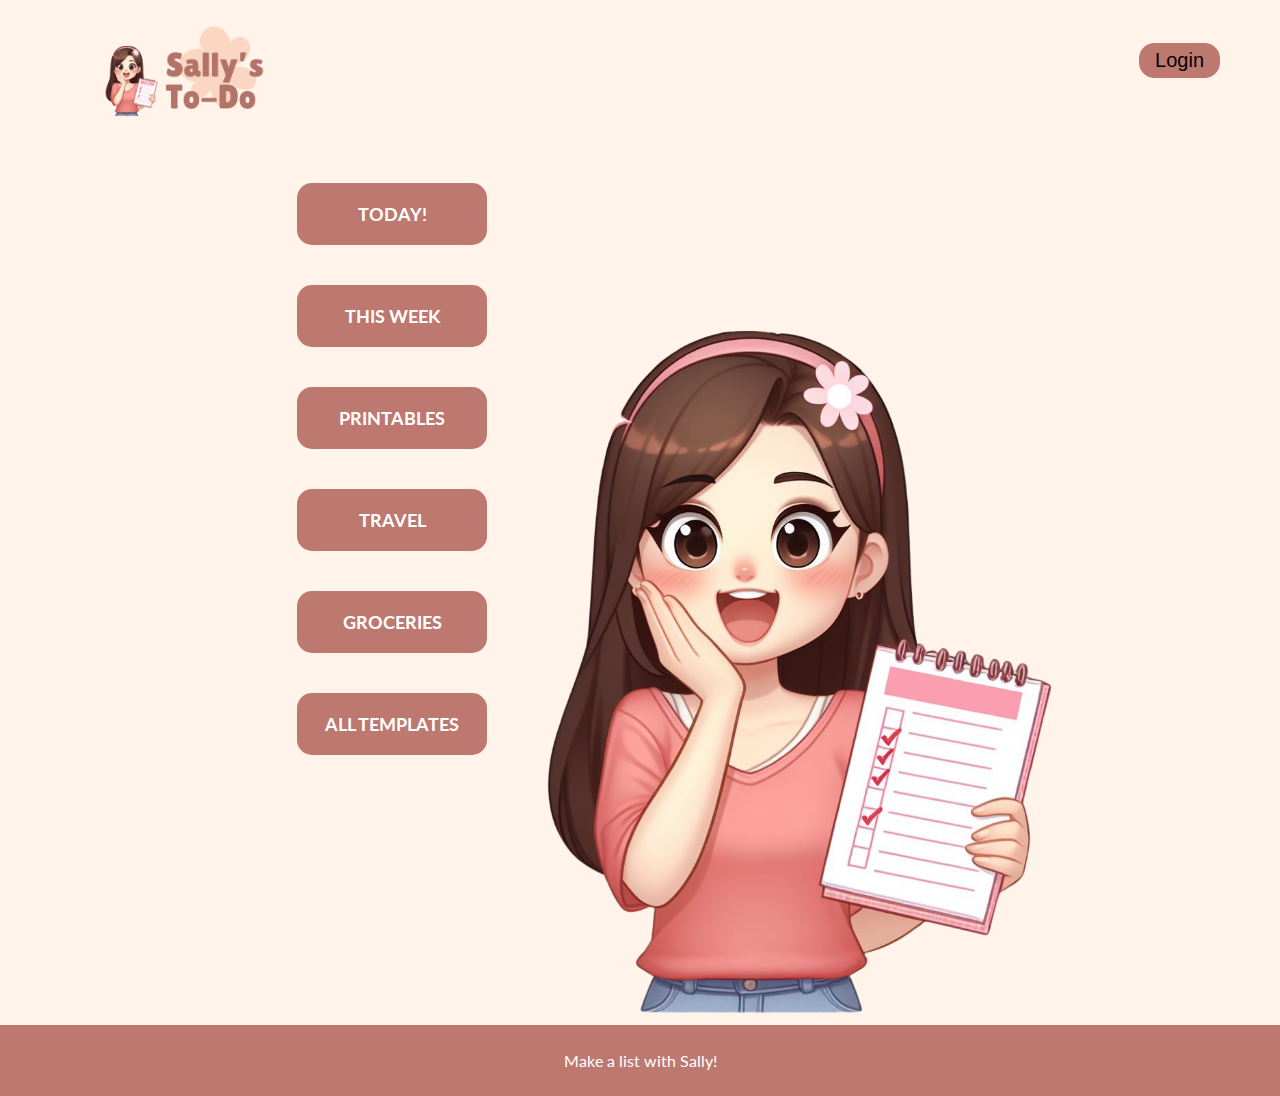
<file: index.html>
<!DOCTYPE html>
<html lang="en">
<head>
    <meta charset="UTF-8">
    <meta name="viewport" content="width=device-width, initial-scale=1.0">
    <title>Sally's To-Do</title>
    <link rel="icon" type="image/x-icon" href="./images/fav2.png">
    <link rel="stylesheet" href="style.css">
</head>
<body>
    <!--Nav Bar-->
    <div class="logo">
        <img src="./images/logo.png" alt="Sally's logo">
    </div>
    <div class="login-register">
        <button>Login</button>
    </div>

    <!-- Features and Cover -->
    <div class="features container-fluid">
        <ul id="sally-features">
            <li class="to-do-temp">today!</li>
            <li class="to-do-temp">this week</li>
            <li class="to-do-temp">printables</li>
            <li class="to-do-temp">travel</li>
            <li class="to-do-temp">Groceries</li>
            <li class="to-do-temp">all templates</li>
        </ul>

        <div class="sally">
            <img src="./images/pic1.png" alt="Sally">
        </div>
    </div>

    <!-- Footer -->
    <footer>
        <div class="footer">
            <p>Make a list with Sally!</p>
        </div>
    </footer>
</body>
</html>
</file>
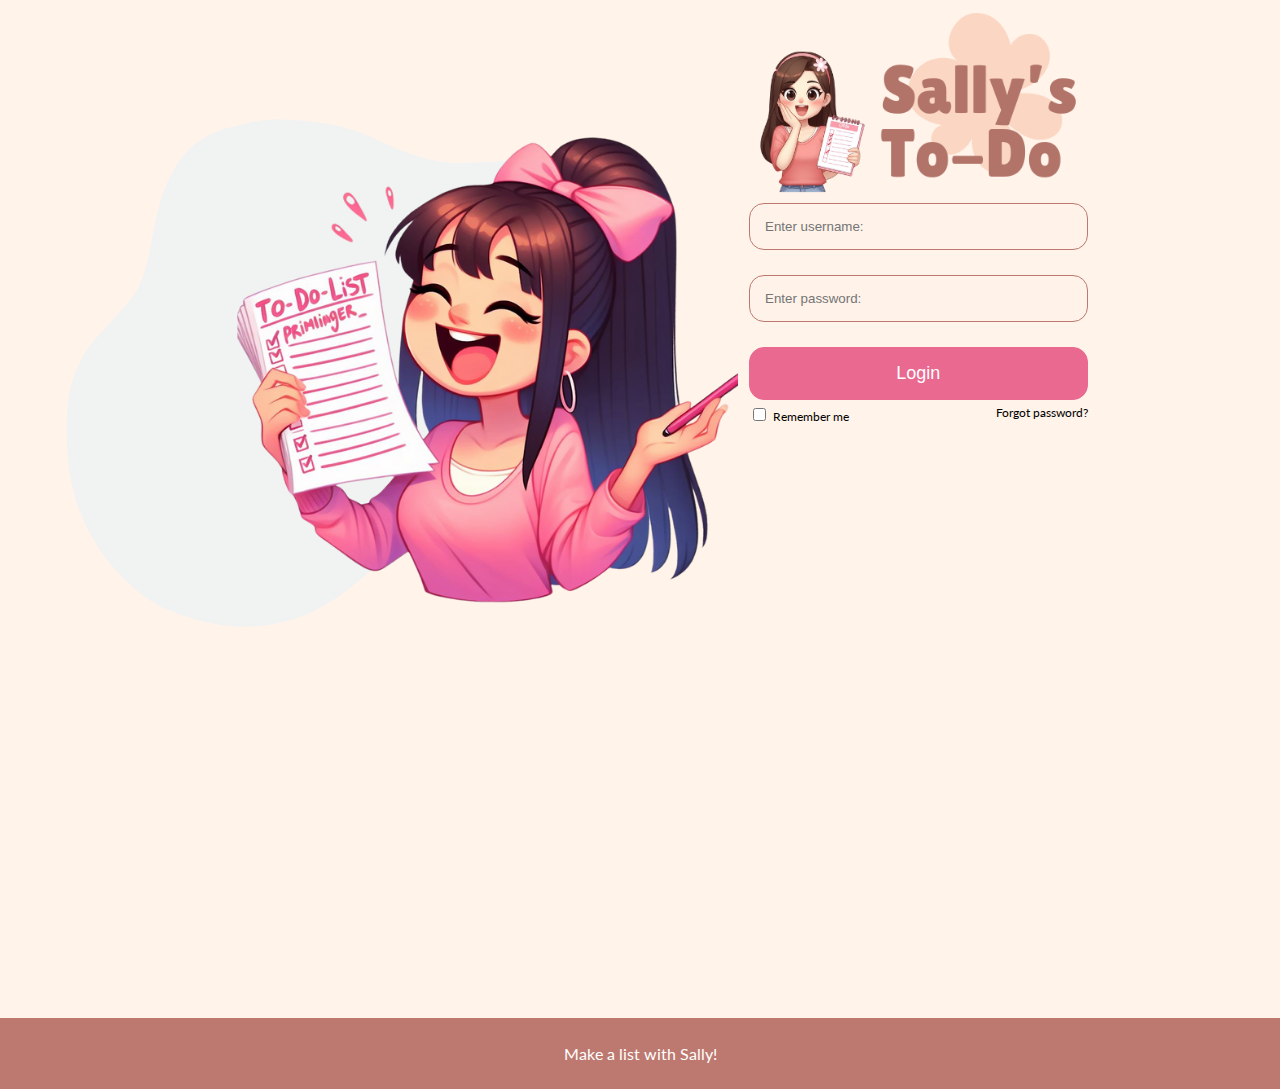
<file: login.html>
<!DOCTYPE html>
<html lang="en">
<head>
    <meta charset="UTF-8">
    <meta name="viewport" content="width=device-width, initial-scale=1.0">
    <title>Sally's To-Do | Login</title>
    <link rel="icon" type="image/x-icon" href="./images/fav2.png">
    <link rel="stylesheet" href="style.css">
</head>
<body>
    <div class="login-page container-fluid">
        <div class="login-character">
            <img src="./images/pic2.png" alt="Sally's Assistant">
        </div>

        <div class="login-corner">
            <img src="./images/logo.png" alt="Sally's Logo">
            <form action="" id="loginForm">
                <input type="text" id="username" placeholder="Enter username:" required>

                <input type="password" id="password" placeholder="Enter password:">

                <button type="submit">Login</button>
            </form>
            <div class="remember-forgot">
                <input type="checkbox" value="password" name="remember" id="remember" >
                <label for="remember">Remember me</label>
                <a href="./register.html">Forgot password?</a>
            </div>
        </div>
    </div>
    <!-- Footer -->
    <footer>
        <div class="footer">
            <p>Make a list with Sally!</p>
        </div>
    </footer>
</body>
</html>
</file>
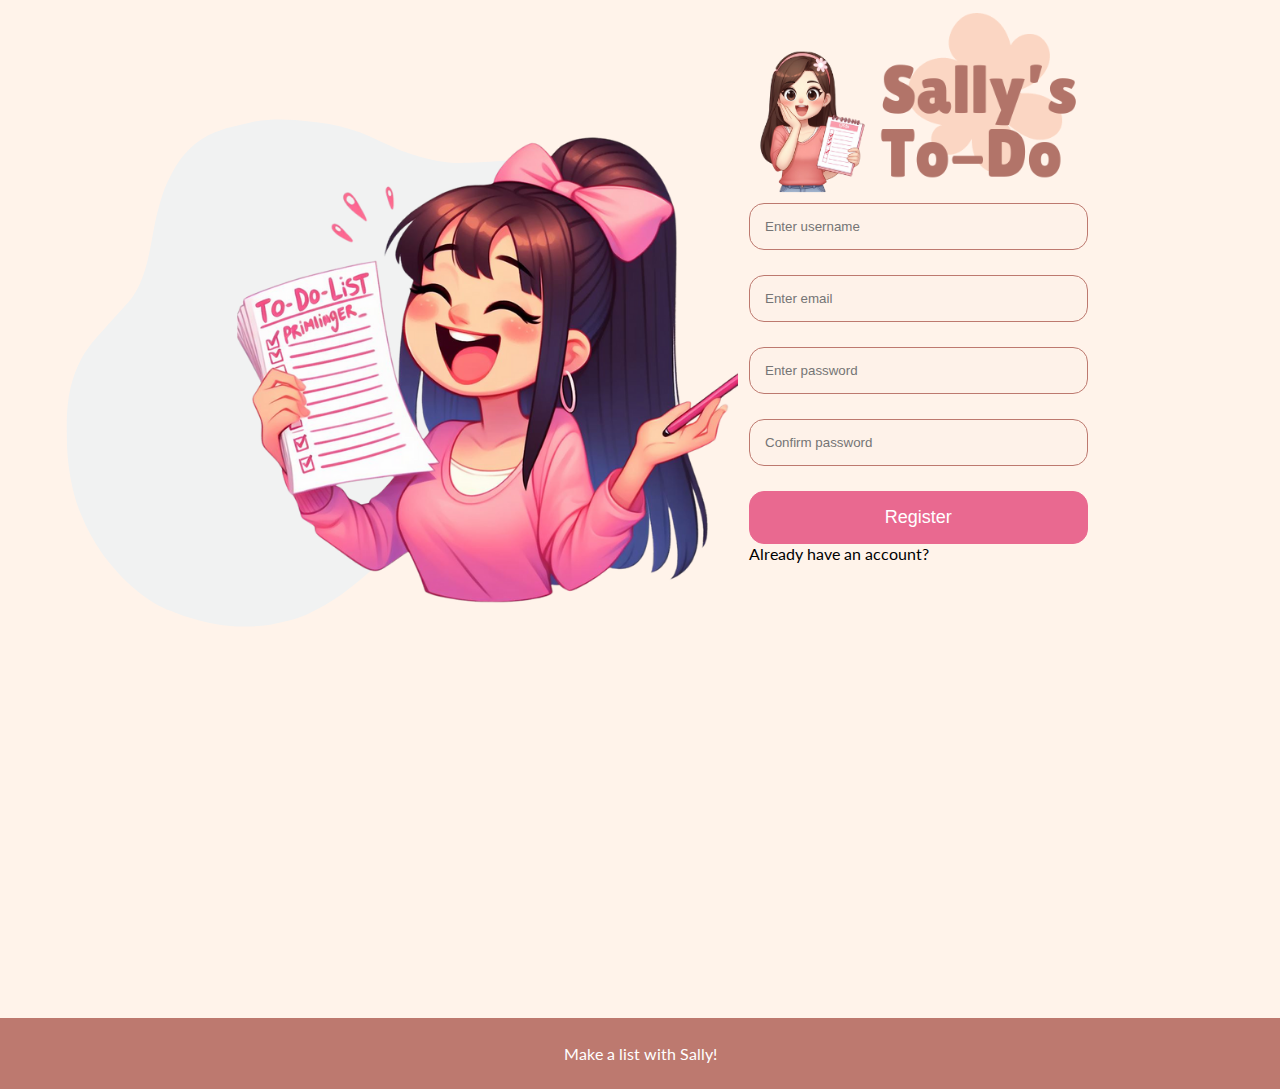
<file: register.html>
<!DOCTYPE html>
<html lang="en">
<head>
    <meta charset="UTF-8">
    <meta name="viewport" content="width=device-width, initial-scale=1.0">
    <title>Sally's To-Do | Login</title>
    <link rel="icon" type="image/x-icon" href="./images/fav2.png">
    <link rel="stylesheet" href="style.css">
</head>
<body>
    <div class="login-page container-fluid">
        <div class="login-character">
            <img src="./images/pic2.png" alt="Sally's Assistant">
        </div>

        <div class="login-corner">
            <img src="./images/logo.png" alt="Sally's Logo">
            <form action="" id="loginForm">
                <input type="text" id="username" placeholder="Enter username" required>
                <input type="email" id="email" placeholder="Enter email" required>

                <input type="password" id="password" placeholder="Enter password">
                <input type="password" id="password" placeholder="Confirm password">

                <button type="submit">Register</button>
            </form>
            <a id="log" href="./login.html">Already have an account?</a>
        </div>
    </div>
    <!-- Footer -->
    <footer>
        <div class="footer">
            <p>Make a list with Sally!</p>
        </div>
    </footer>
</body>
</html>
</file>
<file: style.css>
/* Home Page */
@import url('https://fonts.googleapis.com/css2?family=Lato:ital,wght@0,100;0,300;0,400;0,700;0,900;1,100;1,300;1,400;1,700;1,900&display=swap');

html, body {
    height: 100%;
    width: 100%;
    padding: 0;
    margin: 0;
    background-color: #FFF3EA;
    font-family: "Lato", sans-serif;
}
a {
    text-decoration: none;
}
.logo {
    margin-left: 100px;
    margin-top: 20px;
}
.logo img {
    height: 100px;
}
.login-register {
    float: right;
    padding: 20px;
    margin-top: -100px;
    margin-right: 40px;
}
.login-register button {
    background-color: #BD796F;
    
    font-size: 20px;
    border-radius: 15px;
    border: 1px solid #BD796F;
    padding: 5px 15px;
}
.login-register button > a {
    color: white;
}
.login-register button:hover {
    color: #BD796F;
    background-color: #FFF3EA;
}
.features {
    text-align: center;
    align-items: center;
}
#sally-features {
    list-style-type: none;
    padding: 0;
    width: 30%;
    margin-left: 200px;
    margin-top: 40px;
}
#sally-features li {
    display:inline-block;
    background-color: #BD796F;
    padding: 20px;
    margin: 20px;
    width: 150px;
    text-align: center;
    text-transform: uppercase;
    font-size: 18px;
    font-weight: bold;
    color: white;
    border-radius: 15px;
}
#sally-features li:hover {
    color: #BD796F;
    background-color: #FFF3EA;
}
.sally img {
    height: 700px;
    margin-top: -460px;
    float: right;
    margin-right: 150px;
}
.footer {
    background-color: #BD796F;
    margin-top: 250px;
    color: white;
    text-align: center;
    align-items: center;
    padding: 10px;
}
@media screen and (max-width: 768px) {
    .login-register {
        margin-top: -90px;
    }
    #sally-features {
        margin-left: 130px;
    }
    #sally-features li {
        margin: 15px;
    }
    .sally img {
        visibility: hidden;
    }
    .footer {
        margin-top: 50px;
    }
}
@media screen and (max-width: 992px) {
    #sally-features li {
        margin: 10px;
    }
    .sally img {
        height: 450px;
        margin-top: -380px;
        margin-right: -90px;
    }
}

/* Login Page */
.login-page {
    display: flex;
}
.login-corner img {
    height: 200px;
    text-align: center;
    align-items: center;
}
form {
    display: flex;
    flex-direction: column;
    gap: 15px;
}
input {
    margin-bottom: 10px;
}
input {
    background-color: #FEF2E9;
    border: 1px solid #BD796F;
    border-radius: 15px;
    padding: 15px;
}
form > button {
    padding: 15px;
    border-radius: 15px;
    background-color: #E96990;
    border: 1px solid #E96990;
    color: white;
    font-size: 18px;
}
form > button:hover {
    background-color: #BD796F;
    color: #FEF2E9;
    border: 1px solid #FEF2E9;
    cursor: pointer;
}
.remember-forgot {
    padding-top: 5px;
}
.remember-forgot > input, label {
    font-size: 12px;
    cursor: pointer;
}
.remember-forgot a {
    font-size: 12px;
    float: right;
    color: black;
}
#reg {
    color: black;
    text-align: center;
    align-items: center;
}
#log {
    color: black;
    text-align: center;
    align-items: center;
}
@media screen and (max-width: 768px) {
    .login-character img {
        height: 250px;
    }
    .login-page {
        display: block;
    }
}
</file>
